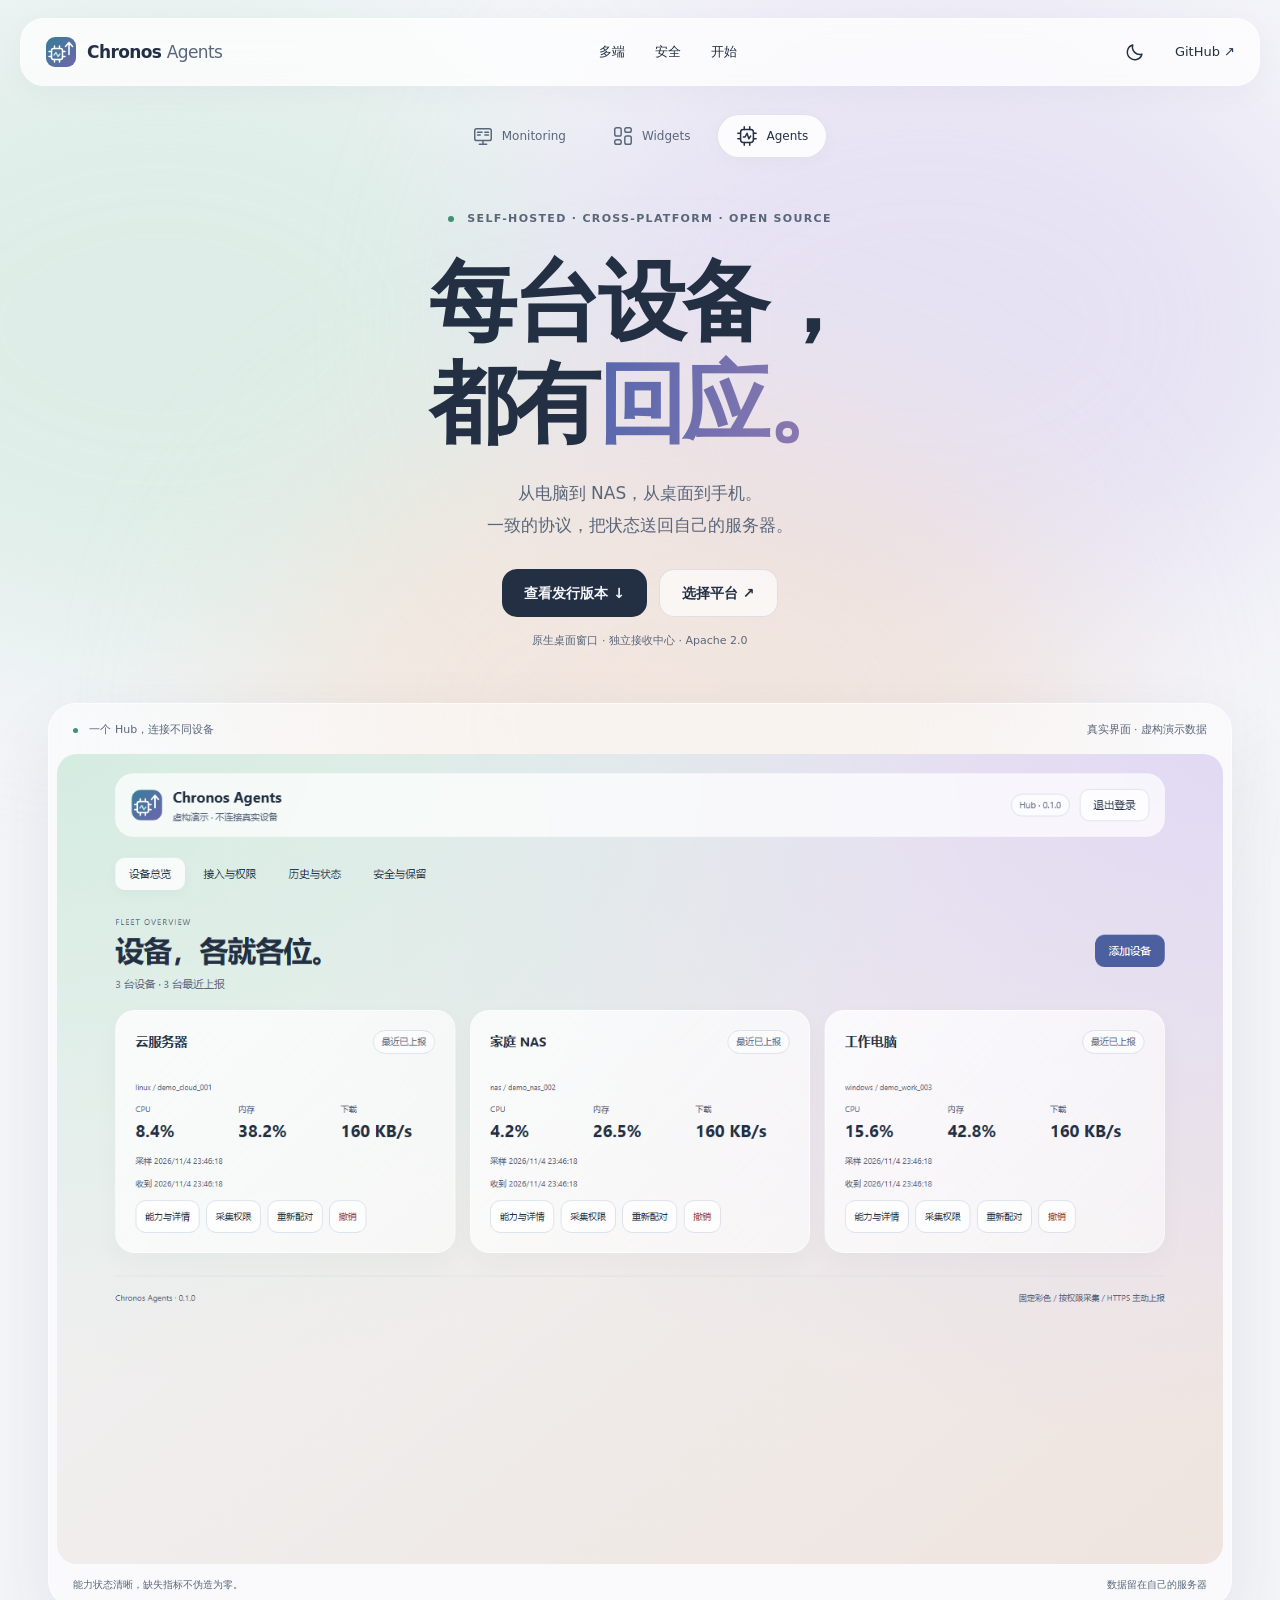
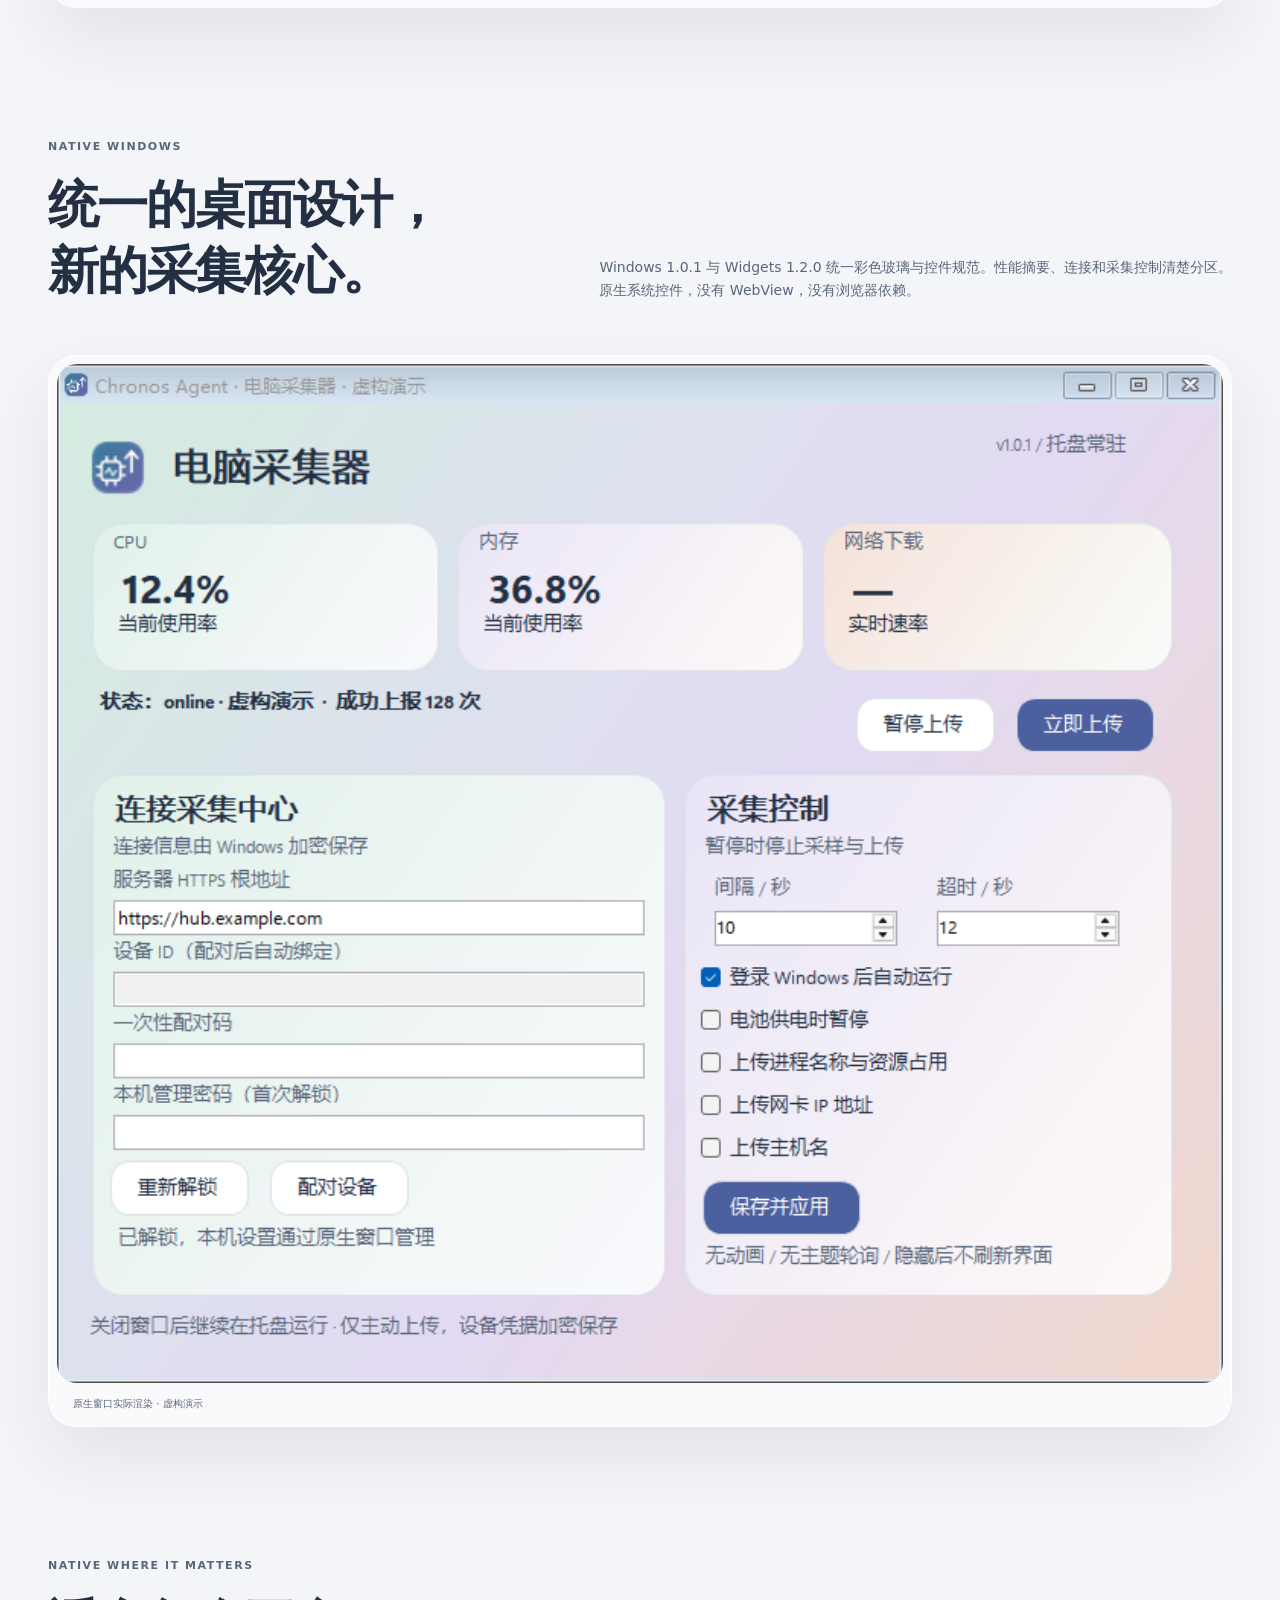
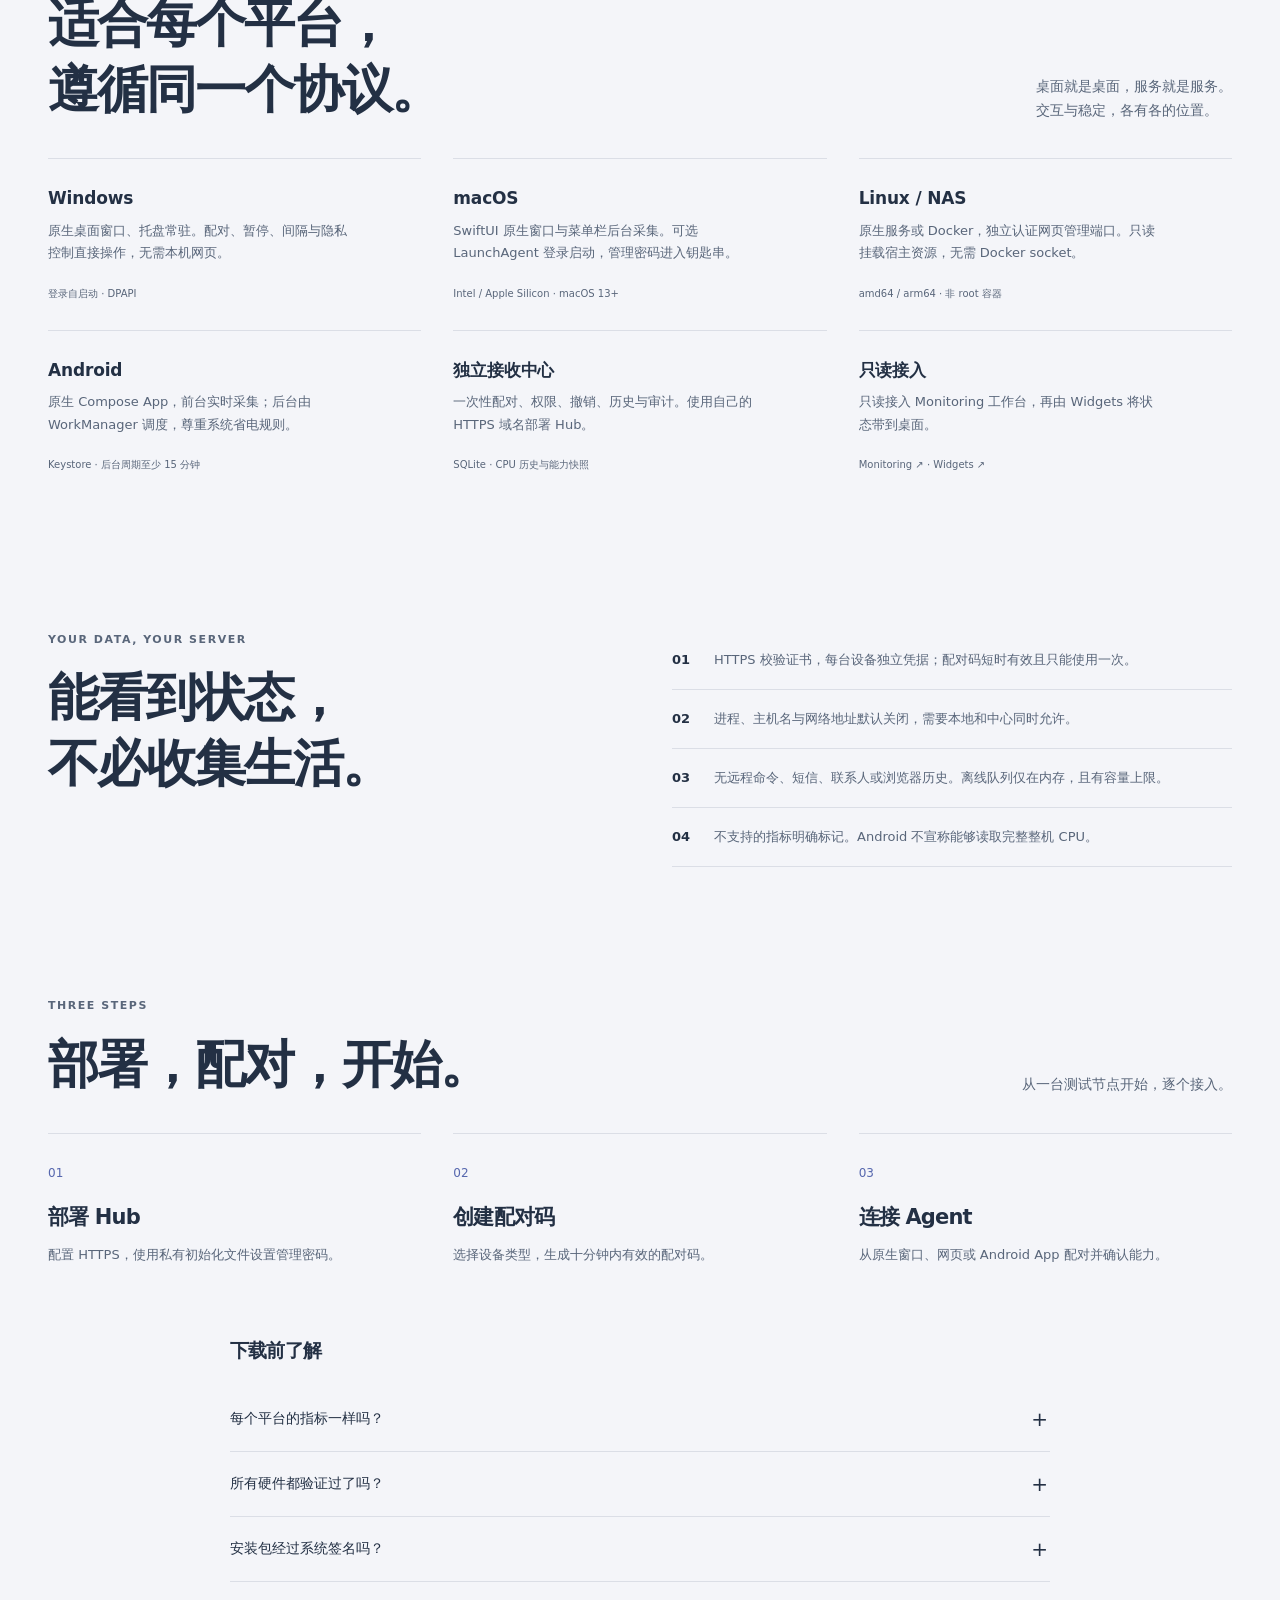
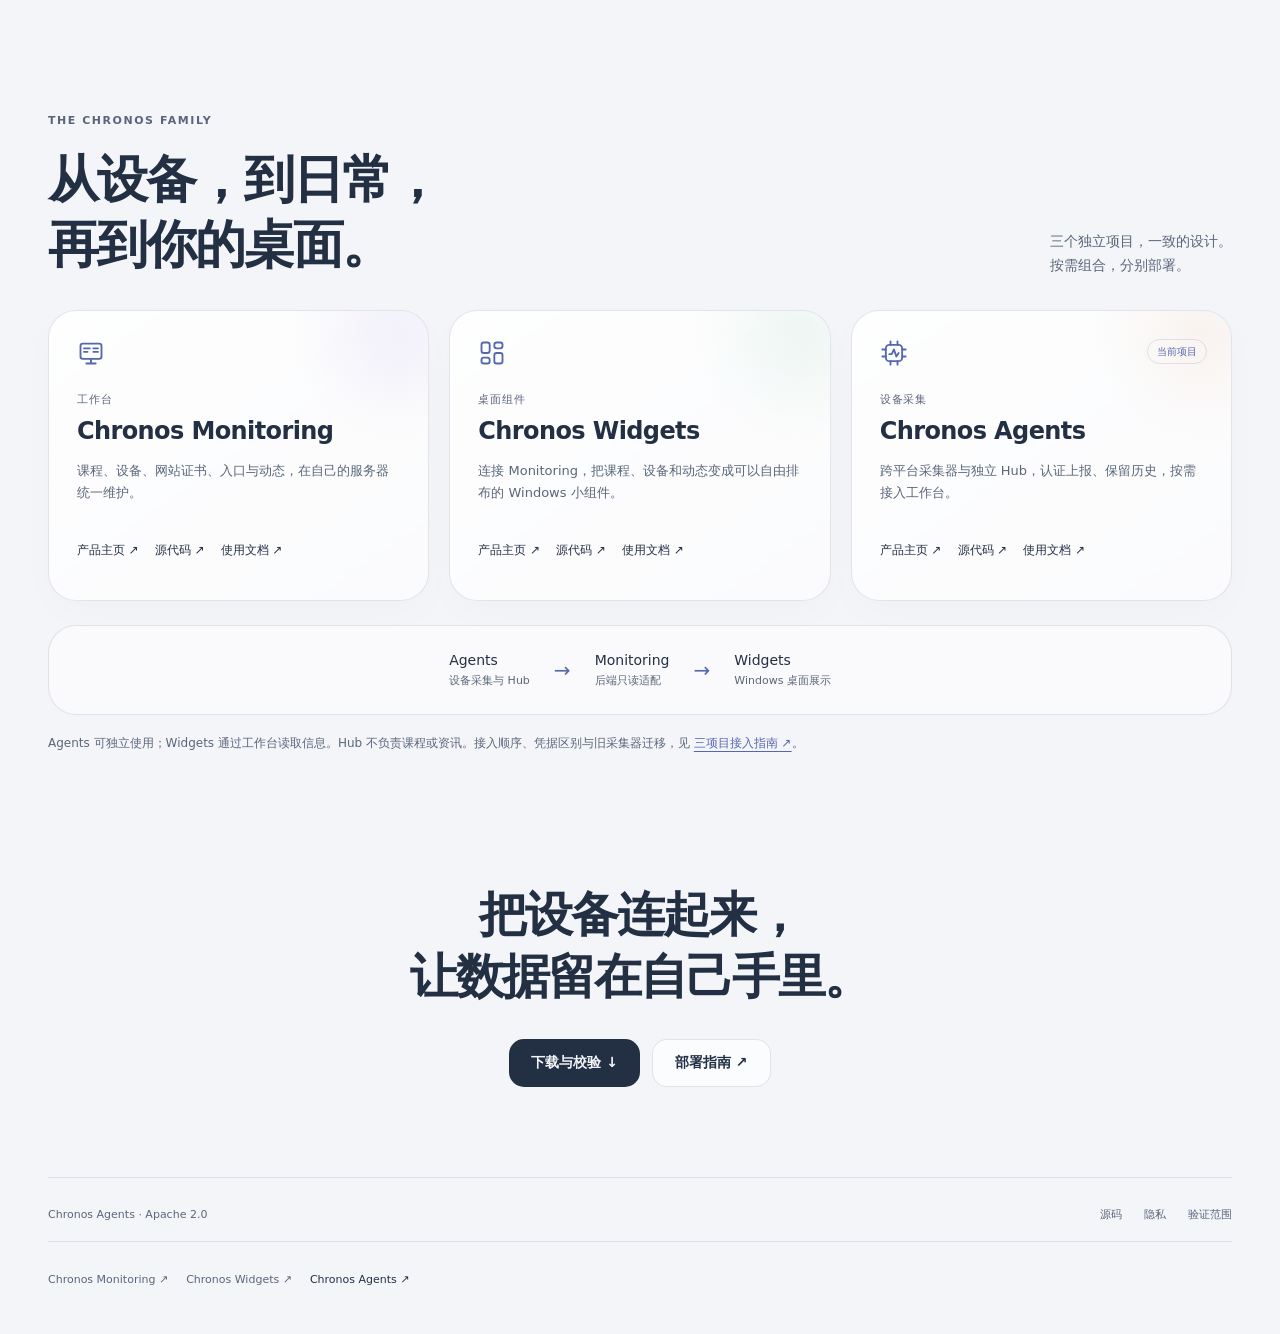
<file: website/index.html>
<!doctype html><html lang="zh-CN" data-theme="light"><head><meta name="theme-color" content="#f4f5f9"><meta charset="utf-8"><meta name="viewport" content="width=device-width,initial-scale=1"><meta name="color-scheme" content="light dark"><title>Chronos Agents — 每台设备，都有回应。</title><meta name="description" content="多端统一采集与自托管接收中心，原生桌面、Android App、Linux 与 NAS 网页管理。"><link rel="icon" href="assets/logo.svg"><script>try{let t=localStorage.getItem('chronos-site-theme');document.documentElement.dataset.theme=t==='dark'||t!=='light'&&matchMedia('(prefers-color-scheme:dark)').matches?'dark':'light'}catch{document.documentElement.dataset.theme=matchMedia('(prefers-color-scheme:dark)').matches?'dark':'light'}</script><link rel="stylesheet" href="style.css"><script src="app.js" defer></script><link rel="stylesheet" href="suite.css"><script src="suite.js" defer></script></head><body><a class="skip" href="#main">跳到正文</a><div class="ambient" aria-hidden="true"><i></i><i></i><i></i></div><header class="nav glass"><a class="brand" href="#"><img src="assets/logo.svg" width="32" height="32" alt=""><span>Chronos <b>Agents</b></span></a><nav aria-label="主导航"><a href="#platforms">多端</a><a href="#privacy">安全</a><a href="#start">开始</a></nav><div class="nav-actions"><button id="theme-toggle" class="icon-button" aria-label="切换明暗模式"><svg viewBox="0 0 24 24" aria-hidden="true"><path d="M20.5 14A8.5 8.5 0 0 1 10 3.5 8.5 8.5 0 1 0 20.5 14Z"/></svg></button><a href="https://github.com/Jimmy-xuzimo/Chronos-Agents">GitHub ↗</a></div></header><nav class="suite-rail wrap" aria-label="Chronos 系列项目"><a href="https://jimmy-xuzimo.github.io/Chronos-Monitoring/"><svg class="suite-icon" viewBox="0 0 24 24" aria-hidden="true"><rect x="3" y="4" width="18" height="13" rx="2"/><path d="M8 21h8m-4-4v4M6 8h5m-5 3h3m5-3h4m-4 3h4"/></svg><span>Monitoring</span></a><a href="https://jimmy-xuzimo.github.io/Chronos-Widgets/"><svg class="suite-icon" viewBox="0 0 24 24" aria-hidden="true"><rect x="3" y="3" width="7" height="9" rx="2"/><rect x="14" y="3" width="7" height="5" rx="2"/><rect x="3" y="16" width="7" height="5" rx="2"/><rect x="14" y="12" width="7" height="9" rx="2"/></svg><span>Widgets</span></a><a href="https://jimmy-xuzimo.github.io/Chronos-Agents/" aria-current="page"><svg class="suite-icon" viewBox="0 0 24 24" aria-hidden="true"><rect x="5" y="5" width="14" height="14" rx="3"/><path d="M9 2v3m6-3v3M9 19v3m6-3v3M2 9h3m-3 6h3m14-6h3m-3 6h3M8 13h2l2-4 2 6 2-3"/></svg><span>Agents</span></a></nav><main id="main"><section class="hero wrap"><div class="eyebrow"><span class="status-dot"></span> SELF-HOSTED · CROSS-PLATFORM · OPEN SOURCE</div><h1>每台设备，<br>都有<span class="gradient-text">回应。</span></h1><p class="hero-copy">从电脑到 NAS，从桌面到手机。<br>一致的协议，把状态送回自己的服务器。</p><div class="hero-actions"><a class="button primary" href="https://github.com/Jimmy-xuzimo/Chronos-Agents/releases">查看发行版本 ↓</a><a class="button secondary" href="#platforms">选择平台 ↗</a></div><p class="micro">原生桌面窗口 · 独立接收中心 · Apache 2.0</p><div class="hero-stage reveal"><div class="stage-toolbar"><span><i class="status-dot"></i> 一个 Hub，连接不同设备</span><span class="stage-label">真实界面 · 虚构演示数据</span></div><img src="assets/hub.png" width="1440" height="1000" alt="Hub 管理界面，使用虚构设备数据"><div class="stage-caption"><span>能力状态清晰，缺失指标不伪造为零。</span><span>数据留在自己的服务器</span></div></div></section><section class="wrap section"><div class="section-top"><div><p class="eyebrow">NATIVE WINDOWS</p><h2>统一的桌面设计，<br>新的采集核心。</h2></div><p>Windows 1.0.1 与 Widgets 1.2.0 统一彩色玻璃与控件规范。性能摘要、连接和采集控制清楚分区。<br>原生系统控件，没有 WebView，没有浏览器依赖。</p></div><div class="hero-stage reveal"><img src="assets/windows-native.png" width="767" height="669" alt="Windows 原生双栏采集器，虚构数据"><div class="stage-caption"><span>原生窗口实际渲染 · 虚构演示</span></div></div></section><section id="platforms" class="wrap section"><div class="section-top"><div><p class="eyebrow">NATIVE WHERE IT MATTERS</p><h2>适合每个平台，<br>遵循同一个协议。</h2></div><p>桌面就是桌面，服务就是服务。<br>交互与稳定，各有各的位置。</p></div><div class="catalog"><article class="reveal"><h3>Windows</h3><p>原生桌面窗口、托盘常驻。配对、暂停、间隔与隐私控制直接操作，无需本机网页。</p><small>登录自启动 · DPAPI</small></article><article class="reveal"><h3>macOS</h3><p>SwiftUI 原生窗口与菜单栏后台采集。可选 LaunchAgent 登录启动，管理密码进入钥匙串。</p><small>Intel / Apple Silicon · macOS 13+</small></article><article class="reveal"><h3>Linux / NAS</h3><p>原生服务或 Docker，独立认证网页管理端口。只读挂载宿主资源，无需 Docker socket。</p><small>amd64 / arm64 · 非 root 容器</small></article><article class="reveal"><h3>Android</h3><p>原生 Compose App，前台实时采集；后台由 WorkManager 调度，尊重系统省电规则。</p><small>Keystore · 后台周期至少 15 分钟</small></article><article class="reveal"><h3>独立接收中心</h3><p>一次性配对、权限、撤销、历史与审计。使用自己的 HTTPS 域名部署 Hub。</p><small>SQLite · CPU 历史与能力快照</small></article><article class="reveal"><h3>只读接入</h3><p>只读接入 Monitoring 工作台，再由 Widgets 将状态带到桌面。</p><small><a href="https://jimmy-xuzimo.github.io/Chronos-Monitoring/">Monitoring ↗</a> · <a href="https://jimmy-xuzimo.github.io/Chronos-Widgets/">Widgets ↗</a></small></article></div></section><section id="privacy" class="wrap section privacy"><div><p class="eyebrow">YOUR DATA, YOUR SERVER</p><h2>能看到状态，<br>不必收集生活。</h2></div><div class="privacy-points"><p><b>01</b>HTTPS 校验证书，每台设备独立凭据；配对码短时有效且只能使用一次。</p><p><b>02</b>进程、主机名与网络地址默认关闭，需要本地和中心同时允许。</p><p><b>03</b>无远程命令、短信、联系人或浏览器历史。离线队列仅在内存，且有容量上限。</p><p><b>04</b>不支持的指标明确标记。Android 不宣称能够读取完整整机 CPU。</p></div></section><section id="start" class="wrap section"><div class="section-top"><div><p class="eyebrow">THREE STEPS</p><h2>部署，配对，开始。</h2></div><p>从一台测试节点开始，逐个接入。</p></div><ol class="steps"><li><span>01</span><h3>部署 Hub</h3><p>配置 HTTPS，使用私有初始化文件设置管理密码。</p></li><li><span>02</span><h3>创建配对码</h3><p>选择设备类型，生成十分钟内有效的配对码。</p></li><li><span>03</span><h3>连接 Agent</h3><p>从原生窗口、网页或 Android App 配对并确认能力。</p></li></ol><div class="faq"><h3>下载前了解</h3><details><summary>每个平台的指标一样吗？</summary><p>协议、单位和状态统一，系统权限决定实际可读能力。缺失数据不会假装正常。</p></details><details><summary>所有硬件都验证过了吗？</summary><p>没有。CI、模拟器和真实部署分别记录。macOS 桌面实机、Android 厂商省电与长期压力仍需验证，请阅读验证文档。</p></details><details><summary>安装包经过系统签名吗？</summary><p>Android 使用独立签名；Windows 无商业代码签名，macOS 未公证。请从官方 Release 下载并核对 SHA256。</p></details></div></section><section id="chronos-family" class="wrap section suite-section"><div class="section-top reveal"><div><p class="eyebrow">THE CHRONOS FAMILY</p><h2>从设备，到日常，<br>再到你的桌面。</h2></div><p>三个独立项目，一致的设计。<br>按需组合，分别部署。</p></div><div class="suite-grid"><article class="suite-card reveal" data-project="Monitoring"><svg class="suite-icon" viewBox="0 0 24 24" aria-hidden="true"><rect x="3" y="4" width="18" height="13" rx="2"/><path d="M8 21h8m-4-4v4M6 8h5m-5 3h3m5-3h4m-4 3h4"/></svg><span class="suite-role">工作台</span><h3>Chronos Monitoring</h3><p>课程、设备、网站证书、入口与动态，在自己的服务器统一维护。</p><div class="suite-links"><a href="https://jimmy-xuzimo.github.io/Chronos-Monitoring/">产品主页 ↗</a><a href="https://github.com/Jimmy-xuzimo/Chronos-Monitoring">源代码 ↗</a><a href="https://github.com/Jimmy-xuzimo/Chronos-Monitoring/blob/main/docs/deployment.md">使用文档 ↗</a></div></article><article class="suite-card reveal" data-project="Widgets"><svg class="suite-icon" viewBox="0 0 24 24" aria-hidden="true"><rect x="3" y="3" width="7" height="9" rx="2"/><rect x="14" y="3" width="7" height="5" rx="2"/><rect x="3" y="16" width="7" height="5" rx="2"/><rect x="14" y="12" width="7" height="9" rx="2"/></svg><span class="suite-role">桌面组件</span><h3>Chronos Widgets</h3><p>连接 Monitoring，把课程、设备和动态变成可以自由排布的 Windows 小组件。</p><div class="suite-links"><a href="https://jimmy-xuzimo.github.io/Chronos-Widgets/">产品主页 ↗</a><a href="https://github.com/Jimmy-xuzimo/Chronos-Widgets">源代码 ↗</a><a href="https://github.com/Jimmy-xuzimo/Chronos-Widgets/blob/main/docs/GETTING_STARTED.md">使用文档 ↗</a></div></article><article class="suite-card reveal" data-project="Agents"><svg class="suite-icon" viewBox="0 0 24 24" aria-hidden="true"><rect x="5" y="5" width="14" height="14" rx="3"/><path d="M9 2v3m6-3v3M9 19v3m6-3v3M2 9h3m-3 6h3m14-6h3m-3 6h3M8 13h2l2-4 2 6 2-3"/></svg><span class="suite-current">当前项目</span><span class="suite-role">设备采集</span><h3>Chronos Agents</h3><p>跨平台采集器与独立 Hub，认证上报、保留历史，按需接入工作台。</p><div class="suite-links"><a href="https://jimmy-xuzimo.github.io/Chronos-Agents/">产品主页 ↗</a><a href="https://github.com/Jimmy-xuzimo/Chronos-Agents">源代码 ↗</a><a href="https://github.com/Jimmy-xuzimo/Chronos-Agents/blob/main/docs/DEPLOYMENT.md">使用文档 ↗</a></div></article></div><div class="suite-flow" aria-label="可选接入关系"><a href="https://jimmy-xuzimo.github.io/Chronos-Agents/">Agents<small>设备采集与 Hub</small></a><span aria-hidden="true">→</span><a href="https://jimmy-xuzimo.github.io/Chronos-Monitoring/">Monitoring<small>后端只读适配</small></a><span aria-hidden="true">→</span><a href="https://jimmy-xuzimo.github.io/Chronos-Widgets/">Widgets<small>Windows 桌面展示</small></a></div><p class="suite-note">Agents 可独立使用；Widgets 通过工作台读取信息。Hub 不负责课程或资讯。接入顺序、凭据区别与旧采集器迁移，见 <a href="https://github.com/Jimmy-xuzimo/Chronos-Agents/blob/main/docs/CHRONOS_ECOSYSTEM.md">三项目接入指南 ↗</a>。</p></section><section class="wrap final-cta"><h2>把设备连起来，<br>让数据留在自己手里。</h2><div class="hero-actions"><a class="button primary" href="https://github.com/Jimmy-xuzimo/Chronos-Agents/releases">下载与校验 ↓</a><a class="button secondary" href="https://github.com/Jimmy-xuzimo/Chronos-Agents/blob/main/docs/DEPLOYMENT.md">部署指南 ↗</a></div></section></main><footer class="wrap"><span>Chronos Agents · Apache 2.0</span><div><a href="https://github.com/Jimmy-xuzimo/Chronos-Agents">源码</a><a href="https://github.com/Jimmy-xuzimo/Chronos-Agents/blob/main/docs/PRIVACY.md">隐私</a><a href="https://github.com/Jimmy-xuzimo/Chronos-Agents/blob/main/docs/VALIDATION.md">验证范围</a></div><nav class="suite-footer" aria-label="Chronos 其他项目"><a href="https://jimmy-xuzimo.github.io/Chronos-Monitoring/">Chronos Monitoring ↗</a><a href="https://jimmy-xuzimo.github.io/Chronos-Widgets/">Chronos Widgets ↗</a><a href="https://jimmy-xuzimo.github.io/Chronos-Agents/" aria-current="page">Chronos Agents ↗</a></nav></footer></body></html>
</file>
<file: website/style.css>
@charset "UTF-8";
:root{color-scheme:light;--bg:#f4f5f9;--ink:#233044;--muted:#59667a;--surface:255 255 255;--line:rgba(67,82,112,.14);--accent:#5667ae;--glow1:#d0e9dc;--glow2:#ded6f0;--glow3:#f2dfd0;--radius:28px;--ease:cubic-bezier(.22,1,.36,1);font-family:"Segoe UI Variable Text","Segoe UI","PingFang SC","Microsoft YaHei UI",system-ui,sans-serif}
:root[data-theme=dark]{color-scheme:dark;--bg:#111623;--ink:#f0f3fc;--muted:#b4bfd2;--surface:29 37 55;--line:rgba(184,201,238,.18);--accent:#bac8ff;--glow1:#244d48;--glow2:#403660;--glow3:#4e3641}
:root[data-palette=mint]{--glow1:#bbe6cf;--glow2:#c4e4dc;--accent:#2d6c58}:root[data-palette=sky]{--glow1:#c4e4ef;--glow2:#c6d4f3;--accent:#385fa4}:root[data-palette=lavender]{--glow1:#e3d4ee;--glow2:#d5d0f4;--accent:#76559e}
:root[data-theme=dark][data-palette=mint]{--glow1:#22453c;--glow2:#253d49;--accent:#a5dfc8}:root[data-theme=dark][data-palette=sky]{--glow1:#254458;--glow2:#2f3758;--accent:#b1d2ff}:root[data-theme=dark][data-palette=lavender]{--glow1:#3c2c53;--glow2:#2e3557;--accent:#d8baff}
:root[data-palette=industrial]{--bg:#e6e1d5;--surface:240 237 229;--ink:#2c302c;--muted:#5e6257;--accent:#8c421c;--glow1:#ccc5b4;--glow2:#d8c7b2;--glow3:#c9c5b5;--radius:7px}:root[data-theme=dark][data-palette=industrial]{--bg:#191b1b;--surface:36 39 37;--ink:#f2eee5;--muted:#c6c5b9;--accent:#f4b47d;--glow1:#333a2d;--glow2:#48382d;--glow3:#33372e}
*{box-sizing:border-box}html{scroll-behavior:smooth;scroll-padding-top:110px}body{margin:0;background:var(--bg);color:var(--ink);line-height:1.7;transition:background-color .32s,color .32s}a{color:inherit;text-decoration:none}button,input{font:inherit}button,a,input,summary{-webkit-tap-highlight-color:transparent}button{cursor:pointer;color:inherit}button:focus-visible,a:focus-visible,input:focus-visible,summary:focus-visible{outline:3px solid var(--accent);outline-offset:5px}button,a{touch-action:manipulation}img{max-width:100%;display:block}button{border:0}h1,h2,h3,p{margin:0}h1,h2,h3{letter-spacing:-.04em}h2{font-size:clamp(32px,4vw,52px);line-height:1.28;font-weight:650}h3{line-height:1.35}p{color:var(--muted)}.wrap{width:min(1184px,calc(100% - 64px));margin-inline:auto}.section{padding-top:130px}.eyebrow{font-size:11px;font-weight:650;letter-spacing:.14em;color:var(--muted)}.status-dot{display:inline-block;width:6px;height:6px;border-radius:50%;background:#428f72;margin-right:8px;vertical-align:middle}.ambient{position:absolute;inset:0 0 auto;height:1100px;overflow:hidden;pointer-events:none;z-index:-1}.ambient i{position:absolute;width:65vw;height:650px;border-radius:50%;filter:blur(95px);opacity:.6;animation:drift 16s ease-in-out infinite alternate;background:var(--glow1);left:-20%;top:0}.ambient i:nth-child(2){background:var(--glow2);left:40%;top:0;animation-delay:-5s}.ambient i:nth-child(3){background:var(--glow3);left:20%;top:400px;animation-delay:-10s}@keyframes drift{to{transform:translate3d(50px,50px,0) scale(1.07)}}
.glass{background:rgb(var(--surface)/.75);backdrop-filter:blur(22px);-webkit-backdrop-filter:blur(22px);border:1px solid rgb(var(--surface)/.4);box-shadow:0 8px 32px #19233b08}.nav{position:sticky;top:18px;z-index:10;width:min(1240px,calc(100% - 40px));height:68px;margin:18px auto 0;border-radius:24px;display:flex;align-items:center;justify-content:space-between;padding:0 24px;gap:24px}.brand{display:flex;gap:10px;align-items:center;font-size:17px;white-space:nowrap;font-weight:650;letter-spacing:-.035em}.brand b{font-weight:400;color:var(--muted)}.nav nav{display:flex;gap:30px;font-size:13px}.nav nav a:hover,.text-link:hover{color:var(--accent)}.nav-actions{display:flex;align-items:center;gap:18px;font-size:13px}.icon-button{width:44px;height:44px;display:grid;place-items:center;background:transparent;border-radius:50%}.icon-button:hover{background:var(--line)}svg{width:21px;fill:none;stroke:currentColor;stroke-width:1.7;stroke-linejoin:round}.hero{text-align:center;padding-top:86px}.hero .eyebrow{letter-spacing:.12em}.hero h1{font-size:clamp(50px,7.1vw,88px);font-weight:650;line-height:1.16;margin:22px 0}.mobile-break{display:none}.gradient-text{background:linear-gradient(100deg,var(--accent),#967cae);background-clip:text;-webkit-background-clip:text;color:transparent}.hero-copy{font-size:17px;line-height:1.9}.hero-actions{display:flex;justify-content:center;gap:12px;margin-top:28px;flex-wrap:wrap}.button{min-height:48px;padding:11px 22px;border-radius:15px;display:inline-flex;align-items:center;gap:26px;justify-content:center;font-size:14px;font-weight:600;transition:transform .22s var(--ease),box-shadow .22s}.button:hover{transform:translateY(-3px);box-shadow:0 8px 20px #29385415}.button:active{transform:scale(.97)}.primary{background:var(--ink);color:var(--bg)}.secondary{background:rgb(var(--surface)/.65);border:1px solid var(--line)}.micro{font-size:11px;margin-top:15px}.hero-stage{margin-top:52px;padding:8px;background:rgb(var(--surface)/.5);border:1px solid rgb(var(--surface)/.65);box-shadow:0 28px 70px #27334b17;border-radius:var(--radius);overflow:hidden;text-align:left;transition:background .32s}.stage-toolbar{display:flex;justify-content:space-between;align-items:center;gap:12px;padding:9px 16px 14px;font-size:11px;color:var(--muted)}.stage-toolbar .status-dot{width:5px;height:5px}.hero-stage img{width:100%;height:auto;border-radius:calc(var(--radius) - 8px)}.stage-caption{display:flex;justify-content:space-between;gap:16px;color:var(--muted);font-size:10px;padding:12px 16px 6px}.spec-strip{display:grid;grid-template-columns:repeat(4,1fr);margin:36px auto 0;max-width:850px;text-align:left;gap:20px}.spec-strip span{font-size:12px;color:var(--muted);border-left:1px solid var(--line);padding-left:24px}.spec-strip b{display:block;font-size:22px;font-weight:600;letter-spacing:-.025em;color:var(--ink);font-variant-numeric:tabular-nums}.section-top{display:flex;justify-content:space-between;align-items:end;gap:32px;margin-bottom:36px}.section-top .eyebrow,.privacy .eyebrow{margin-bottom:16px}.section-top>p{font-size:14px}.experience-grid{display:grid;grid-template-columns:1fr 1fr;gap:24px}.feature-card{border:1px solid rgb(var(--surface)/.7);border-radius:var(--radius);padding:36px;background:linear-gradient(145deg,rgb(var(--surface)/.88),rgb(var(--surface)/.45));position:relative;overflow:hidden}.card-meta{font-size:11px;letter-spacing:.08em;color:var(--muted);margin-bottom:28px}.feature-card h3{font-size:32px;font-weight:600;margin-bottom:18px}.feature-card p{font-size:13px;max-width:360px}.pill{border:1px solid var(--line);border-radius:30px;background:rgb(var(--surface)/.5);padding:10px 16px;margin-top:22px;min-height:44px;font-size:12px;transition:transform .2s var(--ease)}.pill:hover{transform:translateY(-2px)}.mini-desktop{height:264px;margin-top:20px;position:relative;border-radius:16px;background:radial-gradient(at 0 90%,var(--glow1),transparent 65%),radial-gradient(at 90% 0,var(--glow2),transparent 70%)}.mini-widget{position:absolute;width:46%;height:100px;padding:13px;border:1px solid rgb(var(--surface)/.85);border-radius:14px;background:rgb(var(--surface)/.72);box-shadow:0 6px 14px #19223a0a;transition:top .7s var(--ease),left .7s var(--ease),transform .7s var(--ease)}.mini-widget span,.mini-widget small{display:block;color:var(--muted);font-size:10px}.mini-widget b{font-size:15px;display:block;margin:4px 0}.mini-widget em{font-size:9px;font-weight:400;font-style:normal}.mw1{left:5%;top:20px;transform:rotate(-5deg)}.mw2{left:49%;top:58px;transform:rotate(5deg)}.mw3{left:12%;top:142px;transform:rotate(-2deg)}.arranged .mw1{left:51%;top:12px;transform:none}.arranged .mw2{left:51%;top:122px;transform:none}.arranged .mw3{left:2%;top:12px;transform:none}.mini-chart{height:18px;opacity:.6;background:linear-gradient(165deg,transparent 45%,var(--accent) 47%,var(--accent) 50%,transparent 52%)}.demo-label{display:block;font-size:10px;color:var(--muted);margin-top:18px}.swatches{display:flex;gap:12px;margin:28px 0}.swatch{width:34px;height:34px;min-width:34px;border-radius:50%;background:var(--swatch);border:4px solid rgb(var(--surface)/.8);position:relative}.swatch::after{content:"";position:absolute;inset:-6px;border:1px solid transparent;border-radius:50%;transition:border-color .2s}.swatch.selected::after{border-color:var(--accent)}.swatch::before{content:"";position:absolute;inset:-8px}.glass-sample{--sample-alpha:.75;padding:20px;border-radius:20px;background:rgb(var(--surface)/var(--sample-alpha));border:1px solid var(--line);box-shadow:0 10px 26px #27334b09;transition:background .15s}.sample-label{font-size:10px;color:var(--muted)}.sample-label b{font-weight:500}.sample-row{display:flex;align-items:center;gap:12px;margin-top:24px}.sample-symbol{font-size:25px;color:var(--accent)}.sample-row b{font-size:13px}.sample-row small{display:block;font-size:9px;color:var(--muted)}.sample-row strong{font-size:30px;margin-left:auto;font-weight:500;font-variant-numeric:tabular-nums}.sample-row strong small{display:inline}.sample-line{height:35px;margin-top:12px;border-bottom:1px solid var(--line);background:linear-gradient(170deg,transparent 47%,var(--accent) 49%,var(--accent) 51%,transparent 53%);opacity:.6}.range-label{display:flex;justify-content:space-between;font-size:11px;color:var(--muted);margin-top:22px}input[type=range]{width:100%;accent-color:var(--accent);height:44px;margin:0}.catalog{display:grid;grid-template-columns:repeat(3,1fr);gap:0 32px}.catalog article{padding:28px 0;border-top:1px solid var(--line)}.catalog-icon{font-size:24px;color:var(--accent);display:block;margin-bottom:14px;line-height:1.3}.catalog h3{font-size:17px;font-weight:600;margin-bottom:10px;letter-spacing:-.01em}.catalog p{font-size:13px;max-width:300px}.catalog small{font-size:10px;color:var(--muted);display:block;margin-top:20px}.privacy{display:grid;grid-template-columns:1fr 1fr;gap:64px}.privacy-points p{display:flex;gap:24px;padding:18px 0;border-bottom:1px solid var(--line);font-size:13px}.privacy-points b{color:var(--ink);white-space:nowrap;font-weight:600}.text-link{font-size:13px;display:inline-block;min-height:44px;padding-top:12px}.steps{display:grid;grid-template-columns:repeat(3,1fr);gap:32px;list-style:none;padding:0;margin:0}.steps li{border-top:1px solid var(--line);padding-top:24px}.steps li>span{font-size:12px;color:var(--accent)}.steps h3{font-size:21px;margin:18px 0 12px}.steps p{font-size:13px;max-width:310px}.faq{margin-top:72px;max-width:820px;margin-inline:auto}.faq h3{font-size:19px;margin-bottom:24px}.faq details{border-bottom:1px solid var(--line)}summary{padding:20px 28px 20px 0;cursor:pointer;position:relative;list-style:none;font-size:14px;min-height:44px}summary::-webkit-details-marker{display:none}summary::after{content:"+";position:absolute;right:2px;font-size:20px;top:15px;transition:transform .24s var(--ease)}details[open] summary::after{transform:rotate(45deg)}details p{font-size:13px;padding:0 28px 24px 0;animation:enter .24s var(--ease)}.final-cta{text-align:center;padding:130px 0 90px}.final-cta img{margin:0 auto 28px}.final-cta h2{font-size:clamp(32px,4vw,48px);margin-bottom:32px}.final-cta p{font-size:12px;margin-top:22px}footer{border-top:1px solid var(--line);padding:28px 0 32px;display:flex;justify-content:space-between;flex-wrap:wrap;gap:16px;font-size:11px;color:var(--muted)}footer div{display:flex;gap:22px}footer small{width:100%;font-size:10px}.skip{position:fixed;top:-100px;left:16px;background:var(--ink);color:var(--bg);padding:12px;z-index:100}.skip:focus{top:12px}.sr-only{position:absolute;width:1px;height:1px;overflow:hidden;clip-path:inset(50%)}.will-reveal{opacity:0;transform:translateY(18px);transition:opacity .8s var(--ease),transform .8s var(--ease)}.will-reveal.visible{opacity:1;transform:none}@keyframes enter{from{opacity:0;transform:translateY(5px)}to{opacity:1;transform:none}}
[data-palette=industrial] .nav,[data-palette=industrial] .button,[data-palette=industrial] .glass-sample,[data-palette=industrial] .mini-widget{border-radius:7px}[data-palette=industrial] .gradient-text{background:none;color:var(--accent)}
@media(min-width:1500px){.hero{padding-top:100px}}@media(max-width:900px){.nav nav{gap:18px}.nav{padding:0 18px}.brand{font-size:15px}.hero{padding-top:72px}.section{padding-top:90px}.feature-card{padding:26px}.feature-card h3{font-size:28px}.spec-strip span{padding-left:16px}.catalog{gap:0 24px}.privacy{gap:32px}.stage-caption{font-size:9px}}
@media(max-width:640px){.wrap{width:calc(100% - 36px)}.nav{top:10px;margin-top:10px;width:calc(100% - 24px);height:60px;padding:0 14px;gap:10px;border-radius:20px}.nav nav{display:none}.brand{font-size:14px;gap:8px}.brand img{width:28px;height:28px}.nav-actions{gap:8px;font-size:11px}.hero{padding-top:60px}.hero h1{font-size:52px;margin:22px 0}.hero-copy{font-size:14px}.hero .eyebrow{font-size:9px;letter-spacing:.08em}.hero-actions{gap:9px;margin-top:24px}.button{font-size:12px;padding:12px 17px;gap:16px}.micro{font-size:9px}.hero-stage{margin-top:36px;padding:5px;border-radius:18px}.stage-toolbar{padding:8px 8px 10px;font-size:9px}.stage-label{font-size:8px}.hero-stage img{border-radius:12px}.stage-caption{padding:8px 8px 4px;font-size:8px}.stage-caption span:last-child{display:none}.spec-strip{grid-template-columns:1fr 1fr;gap:20px 12px;margin-top:28px}.spec-strip b{font-size:19px}.spec-strip span{font-size:10px;padding-left:14px}.section{padding-top:72px}.section-top{display:block;margin-bottom:26px}.section-top>p{font-size:12px;margin-top:18px}.eyebrow{font-size:9px}.section-top .eyebrow,.privacy .eyebrow{margin-bottom:12px}.experience-grid{grid-template-columns:1fr;gap:18px}.feature-card{padding:28px}.feature-card h3{font-size:30px}.card-meta{margin-bottom:20px}.feature-card p{font-size:12px}.catalog{grid-template-columns:1fr 1fr;gap:0 22px}.catalog article{padding:24px 0}.catalog h3{font-size:15px}.catalog p{font-size:12px}.catalog small{font-size:9px;margin-top:14px}.privacy{grid-template-columns:1fr;gap:24px}.privacy-points p{font-size:12px;gap:20px}.steps{grid-template-columns:1fr;gap:24px}.steps li{display:grid;grid-template-columns:34px 1fr;column-gap:10px;padding-top:20px}.steps li>span{grid-row:span 2;padding-top:3px}.steps h3{font-size:18px;margin:0 0 8px}.steps p{grid-column:2;max-width:none;font-size:12px}.faq{margin-top:50px}.faq h3{font-size:17px}.final-cta{padding:85px 0 64px}footer{font-size:10px;gap:12px}footer div{gap:16px}.ambient i{width:100vw;filter:blur(65px);height:500px}.ambient i:nth-child(2){left:25%}}
@media(max-width:350px){.brand b{display:none}.nav-github{font-size:10px}.hero h1{font-size:45px}.stage-label{display:none}.catalog{gap:0 16px}.feature-card{padding:22px}.mini-widget{padding:10px}.sample-row{gap:8px}.sample-row b{font-size:12px}.spec-strip{gap:16px}.hero-actions .button{gap:10px;padding:11px 14px}}
@media(prefers-reduced-motion:reduce){html{scroll-behavior:auto}*,*::before,*::after{animation:none!important;transition:none!important}.will-reveal{opacity:1;transform:none}}
.gradient-text{white-space:nowrap}
@media(max-width:640px){.mobile-break{display:block}}
</file>
<file: website/suite.css>
/* Shared Chronos family layer. Keep identical in all three repositories. */
.suite-rail{display:flex;align-items:center;justify-content:center;gap:8px;margin-top:28px;position:relative;z-index:1}
.suite-rail a{display:flex;align-items:center;justify-content:center;gap:8px;min-height:44px;padding:8px 18px;border:1px solid transparent;border-radius:999px;font-size:12px;color:var(--muted);transition:background .2s var(--ease),color .2s var(--ease),transform .2s var(--ease)}
.suite-rail a:hover{background:rgb(var(--surface)/.6);color:var(--ink);transform:translateY(-2px)}
.suite-rail a[aria-current=page]{background:rgb(var(--surface)/.84);border-color:var(--line);color:var(--ink);box-shadow:0 4px 20px #17213d06}
.suite-icon{width:22px;height:22px;flex-shrink:0;fill:none;stroke:currentColor;stroke-width:1.6;stroke-linecap:round;stroke-linejoin:round}
.suite-rail+.hero,.suite-rail+main .hero{padding-top:52px}
.suite-section{scroll-margin-top:110px}.suite-section .section-top{margin-bottom:32px}
.suite-grid{display:grid;grid-template-columns:repeat(3,minmax(0,1fr));gap:20px}
.suite-card{position:relative;isolation:isolate;overflow:hidden;padding:28px;border:1px solid var(--line);border-radius:var(--radius);background:linear-gradient(145deg,rgb(var(--surface)/.86),rgb(var(--surface)/.6));box-shadow:0 12px 36px #14213b05;display:flex;flex-direction:column;align-items:flex-start;min-width:0;transition:transform .28s var(--ease),box-shadow .28s var(--ease)}
.suite-card:before{content:"";position:absolute;inset:-90px -80px auto auto;width:220px;height:220px;border-radius:50%;background:radial-gradient(circle,var(--suite-glow),transparent 68%);opacity:.32;z-index:-1;pointer-events:none}
.suite-card:hover{transform:translateY(-5px);box-shadow:0 18px 44px #14213b0d}.suite-card[data-project=Monitoring]{--suite-glow:var(--glow2)}.suite-card[data-project=Widgets]{--suite-glow:var(--glow1)}.suite-card[data-project=Agents]{--suite-glow:var(--glow3)}
.suite-card .suite-icon{width:28px;height:28px;color:var(--accent);margin-bottom:24px}.suite-card .suite-role{font-size:11px;letter-spacing:.08em;color:var(--muted);margin-bottom:6px}.suite-card h3{font-size:24px;letter-spacing:-.025em;margin-bottom:12px}.suite-card>p{font-size:13px;margin-bottom:24px;max-width:34em}.suite-card .suite-links{margin-top:auto;display:flex;flex-wrap:wrap;gap:4px 16px;font-size:12px}.suite-links a{min-height:44px;display:flex;align-items:center;gap:4px}.suite-links a:hover{color:var(--accent);text-decoration:underline;text-underline-offset:5px}.suite-current{position:absolute;top:28px;right:24px;font-size:10px;color:var(--accent);padding:3px 9px;border:1px solid var(--line);border-radius:20px}
.suite-flow{margin:24px 0 0;padding:22px 28px;display:flex;align-items:center;justify-content:center;gap:24px;border-radius:var(--radius);border:1px solid var(--line);background:rgb(var(--surface)/.5)}.suite-flow a{display:flex;flex-direction:column;justify-content:center;min-height:44px;font-size:14px;color:var(--ink)}.suite-flow small{font-size:11px;color:var(--muted)}.suite-flow>span{color:var(--accent);font-size:20px}.suite-note{font-size:12px;line-height:1.8;margin-top:18px;max-width:780px}.suite-note a{color:var(--accent);text-decoration:underline;text-underline-offset:4px}
.suite-footer{display:flex;gap:18px;flex-wrap:wrap;width:100%;padding-top:16px;border-top:1px solid var(--line);font-size:11px}.suite-footer a{min-height:44px;display:flex;align-items:center}.suite-footer a[aria-current=page]{color:var(--ink)}
html[data-palette=industrial] .suite-rail a,html[data-palette=industrial] .suite-current{border-radius:5px}
@media(max-width:900px){.suite-grid{gap:12px}.suite-card{padding:24px 20px}.suite-current{top:24px;right:16px}.suite-card h3{font-size:21px}}
@media(max-width:640px){.suite-rail{width:calc(100% - 32px);gap:2px;margin-top:18px}.suite-rail a{flex:1;padding:8px 5px;font-size:11px;gap:6px}.suite-rail .suite-icon{width:18px;height:18px}.suite-rail+main .hero{padding-top:36px}.suite-grid{grid-template-columns:1fr}.suite-card{padding:24px}.suite-card .suite-icon{margin-bottom:18px}.suite-card>p{margin-bottom:12px}.suite-flow{gap:10px;padding:18px 12px;justify-content:space-between}.suite-flow a{font-size:12px}.suite-flow small{font-size:10px}.suite-flow>span{font-size:16px}.suite-note{font-size:11px}}
@media(prefers-reduced-motion:reduce){.suite-card,.suite-rail a{transition:none}.suite-card:hover,.suite-rail a:hover{transform:none}}
body[data-page-hidden=true] .ambient i{animation-play-state:paused}
</file>
